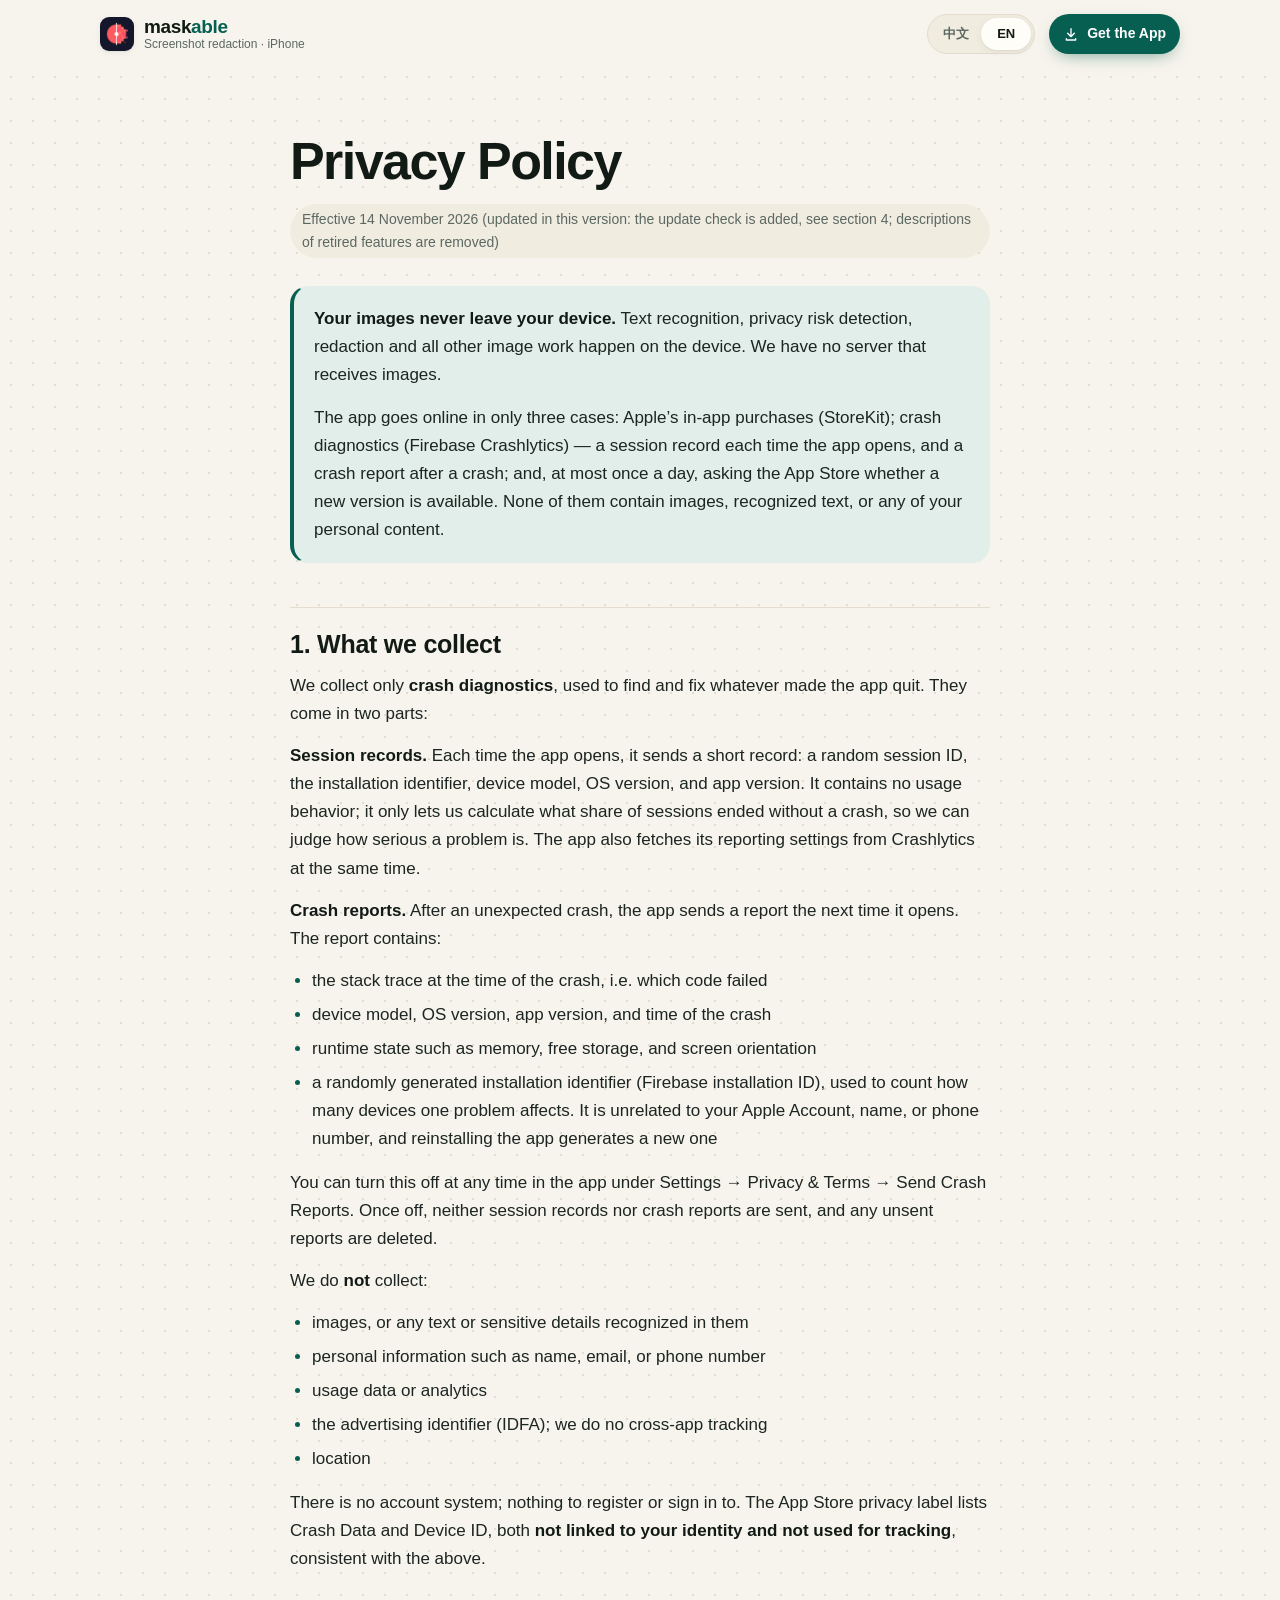
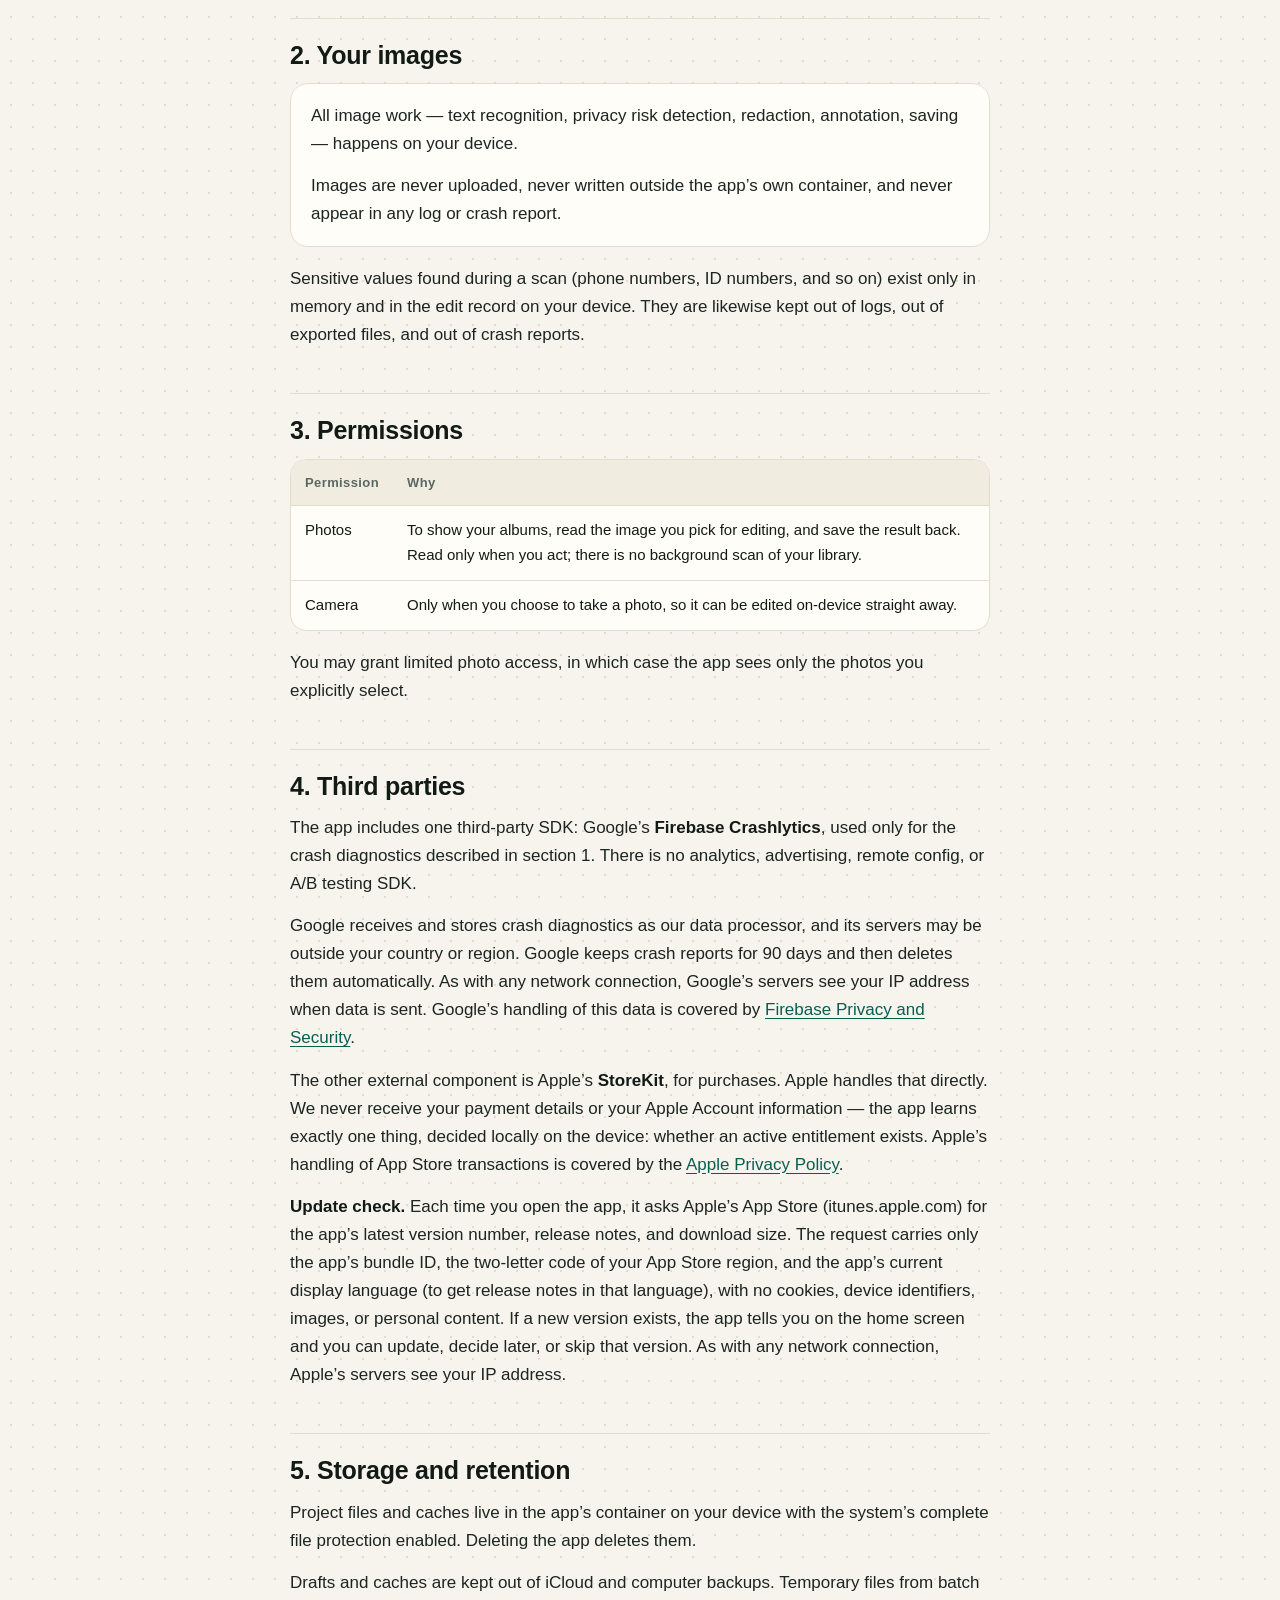
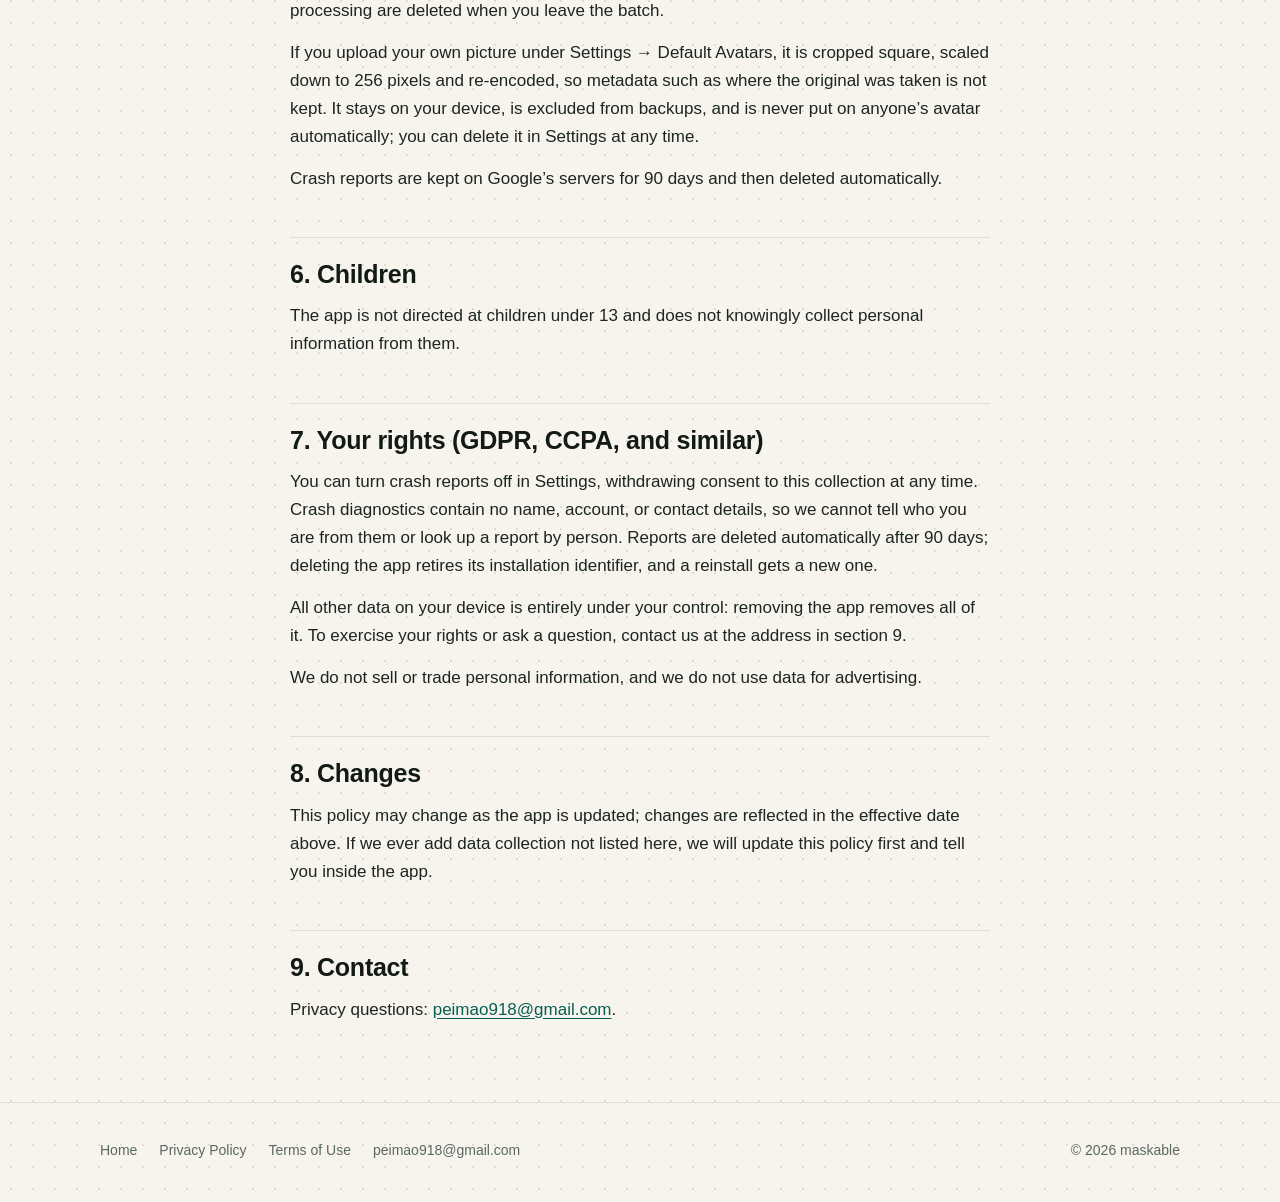
<file: privacy.html>
<!DOCTYPE html><html lang="zh-Hans" data-ui-lang="zh"> <head><meta charset="utf-8"><meta name="viewport" content="width=device-width, initial-scale=1, viewport-fit=cover"><title>隐私政策 · Privacy Policy — maskable</title><meta name="description" content="maskable 隐私政策：图片永不离开你的设备。Privacy Policy for maskable."><link rel="canonical" href="https://dama.cam/privacy.html"><!-- iOS Safari 的系统「智能 App 横幅」：系统自己画，已安装时显示「打开」 --><meta name="apple-itunes-app" content="app-id=6804118307"><meta name="theme-color" content="#f7f4ed" media="(prefers-color-scheme: light)"><meta name="theme-color" content="#101512" media="(prefers-color-scheme: dark)"><meta property="og:type" content="website"><meta property="og:title" content="隐私政策 · Privacy Policy — maskable"><meta property="og:description" content="maskable 隐私政策：图片永不离开你的设备。Privacy Policy for maskable."><meta property="og:url" content="https://dama.cam/privacy.html"><meta property="og:image" content="https://dama.cam/posters/zh-01-tap.webp"><link rel="icon" href="/app-icon.png"><link rel="apple-touch-icon" href="/app-icon.png"><!-- 首帧前定语言，避免先闪中文再跳英文。保持内联、无依赖。 --><script>(function(){const titles = {"zh":"隐私政策 · Privacy Policy — maskable","en":"Privacy Policy · 隐私政策 — maskable"};

    (function () {
      var d = document.documentElement, lang = 'en';
      d.classList.add('js');
      try {
        var saved = localStorage.getItem('maskable.lang');
        if (saved === 'zh' || saved === 'en') lang = saved;
        else throw 0;
      } catch (e) {
        var nav = (navigator.languages && navigator.languages[0]) || navigator.language || 'en';
        lang = nav.toLowerCase().indexOf('zh') === 0 ? 'zh' : 'en';
      }
      d.setAttribute('data-ui-lang', lang);
      d.lang = lang === 'zh' ? 'zh-Hans' : 'en';
      document.title = titles[lang];
      window.__maskableTitles = titles;
    })();
  })();</script><link rel="stylesheet" href="/assets/Base.CoBmE6gw.css"><style>.legal{max-width:780px;padding-top:clamp(28px,6vw,64px);padding-bottom:24px}.legal-body{animation:legal-in .5s var(--ease-out) both}@keyframes legal-in{0%{opacity:0;transform:translateY(10px)}}.legal h1{letter-spacing:-.03em;font-size:clamp(34px,5vw,52px);font-weight:850;line-height:1.1}.legal .meta{background:var(--surface-2);color:var(--muted);border-radius:999px;margin:14px 0 28px;padding:4px 12px;font-size:14px;display:inline-block}.legal h2{border-top:1px solid var(--rule);letter-spacing:-.01em;margin:44px 0 12px;padding-top:20px;font-size:clamp(21px,2.6vw,25px);font-weight:800;line-height:1.3}.legal h3{margin:26px 0 8px;font-size:18px;font-weight:750}.legal p,.legal li{color:color-mix(in srgb, var(--ink) 86%, var(--muted))}.legal p{margin:0 0 14px}.legal ul,.legal ol{margin:0 0 16px;padding-left:1.3em}.legal li{margin:6px 0}.legal li::marker{color:var(--accent)}.legal strong{color:var(--ink);font-weight:700}.legal a{overflow-wrap:anywhere}.legal .card{background:var(--surface);border:1px solid var(--rule);border-radius:18px;margin:0 0 18px;padding:18px 20px}.legal .card p:last-child,.legal .card ul:last-child{margin-bottom:0}.legal .card--lead{background:var(--accent-surface);border-color:#0000;border-left:4px solid var(--accent)}.legal .scroll-x{border:1px solid var(--rule);background:var(--surface);border-radius:16px;margin:0 0 18px;overflow-x:auto}.legal table{border-collapse:collapse;width:100%;font-size:15px}@media (width<=480px){.legal table{font-size:14px}.legal th,.legal td{padding:10px}}.legal th,.legal td{text-align:left;vertical-align:top;border-bottom:1px solid var(--rule);padding:12px 14px}.legal tr:last-child td{border-bottom:0}.legal th{letter-spacing:.03em;color:var(--muted);background:var(--surface-2);font-size:13px;font-weight:700}@media (prefers-reduced-motion:reduce){.legal-body{animation:none}}
</style></head> <body> <header class="topbar" data-topbar> <div class="container topbar-inner"> <a class="brand" href="/"> <img src="/app-icon.png" width="34" height="34" alt=""> <span class="brand-text"> <span class="wordmark">mask<span>able</span></span> <span class="brand-sub" data-lang="zh">截图隐私打码 · iPhone</span><span class="brand-sub" data-lang="en">Screenshot redaction · iPhone</span> </span> </a>  <div class="spacer"></div> <div class="langs" role="group" aria-label="Language"> <button type="button" data-set-lang="zh" aria-pressed="true">中文</button> <button type="button" data-set-lang="en" aria-pressed="false">EN</button> </div> <a class="btn btn-primary" href="https://apps.apple.com/us/app/maskable-%E5%9B%BE%E7%89%87%E8%87%AA%E5%8A%A8%E9%A9%AC%E8%B5%9B%E5%85%8B-%E6%89%93%E7%A0%81%E4%B8%8E%E9%AB%98%E7%BA%A7%E6%A0%87%E6%B3%A8%E5%B7%A5%E5%85%B7/id6804118307?itscg=30200&amp;itsct=apps_box_badge&amp;mttnsubad=6804118307"> <svg viewBox="0 0 24 24" width="16" height="16" aria-hidden="true"><path fill="currentColor" d="M12 3a1 1 0 0 1 1 1v9.59l3.3-3.3a1 1 0 1 1 1.4 1.42l-5 5a1 1 0 0 1-1.4 0l-5-5a1 1 0 1 1 1.4-1.42l3.3 3.3V4a1 1 0 0 1 1-1Zm-7 15a1 1 0 0 1 1 1v1h12v-1a1 1 0 1 1 2 0v2a1 1 0 0 1-1 1H5a1 1 0 0 1-1-1v-2a1 1 0 0 1 1-1Z"></path></svg> <span class="btn-label" data-lang="zh">下载 App</span><span class="btn-label" data-lang="en">Get the App</span> <span class="visually-hidden">App Store</span> </a> </div> </header> <main id="main">  <article class="legal container"> <div class="legal-body" data-lang="zh" lang="zh-Hans"><h1>隐私政策</h1>
  <p class="meta">生效日期：2026 年 11 月 14 日（本版更新：新增「新版本检查」，见第 4 节；删去已下线功能的说明）</p>

  <div class="card card--lead">
    <p><strong>你的图片永远不离开你的设备。</strong>文字识别、隐私风险检测、打码等所有图像处理都在本机完成，我们没有任何接收图片的服务器。</p>
    <p>应用只在三种情况下联网：Apple 的 App 内购买（StoreKit）；崩溃诊断（Firebase Crashlytics）—— 每次打开应用时发送一条会话记录，崩溃后发送崩溃报告；以及每天最多一次向 App Store 查询是否有新版本。三者都不含图片、不含识别出的文字，也不含你的任何个人内容。</p>
  </div>

  <h2>1. 我们收集什么</h2>
  <p>我们只收集<strong>崩溃诊断数据</strong>，用于找到并修复导致应用闪退的问题。它分两部分：</p>
  <p><strong>会话记录。</strong>每次打开应用时，会发送一条简短记录：随机生成的会话 ID、安装标识符、设备型号、系统版本和应用版本。它不含任何使用行为，只用来计算「多大比例的使用没有发生崩溃」，以判断问题有多严重。同时，应用会向 Crashlytics 获取一次上报设置。</p>
  <p><strong>崩溃报告。</strong>应用意外崩溃后，下次打开时会发送一份报告，内容包括：</p>
  <ul>
    <li>崩溃时的程序调用栈，即出错的是哪一段代码</li>
    <li>设备型号、系统版本、应用版本、崩溃时间</li>
    <li>崩溃时的内存、可用存储空间、屏幕方向等运行状态</li>
    <li>一个随机生成的安装标识符（Firebase 安装 ID），用来统计同一个问题影响了多少台设备。它与你的 Apple 账户、姓名、手机号都没有关系，删除应用后重新安装会生成一个新的</li>
  </ul>
  <p>你可以随时在应用的「设置 → 隐私与条款 → 发送崩溃报告」中关闭它。关闭后，会话记录与崩溃报告都不再发送，尚未发出的报告也会被删除。</p>
  <p>我们<strong>不</strong>收集：</p>
  <ul>
    <li>图片，以及从图片中识别出的任何文字或敏感信息</li>
    <li>姓名、邮箱、手机号等个人身份信息</li>
    <li>使用行为与统计分析数据</li>
    <li>广告标识符（IDFA）；我们也不做任何跨应用追踪</li>
    <li>位置信息</li>
  </ul>
  <p>应用没有账号系统，无需注册或登录。应用在 App Store 上的隐私标签声明了「崩溃数据」与「设备 ID」两项，均<strong>不与你的身份关联、不用于追踪</strong>，与上述内容一致。</p>

  <h2>2. 你的图片</h2>
  <div class="card">
    <p>所有图像处理 —— 文字识别、隐私风险检测、打码、标注、保存 —— 全部在你的设备本机完成。</p>
    <p>图片不会被上传，不会被写入应用沙盒之外的位置，也不会出现在任何日志或崩溃报告中。</p>
  </div>
  <p>识别出的敏感内容（手机号、身份证号等）只存在于内存与你设备上的编辑记录里，同样不进日志、不进导出文件、不进崩溃报告。</p>

  <h2>3. 权限说明</h2>
  <div class="scroll-x">
  <table>
    <thead><tr><th>权限</th><th>用途</th></tr></thead>
    <tbody>
      <tr><td>照片</td><td>展示你的相册、读取你选择的图片进行编辑、把结果存回相册。仅在你主动操作时读取，不做后台批量扫描。</td></tr>
      <tr><td>相机</td><td>仅在你选择「拍照」时使用，用于拍摄后立即在本机编辑。</td></tr>
    </tbody>
  </table>
  </div>
  <p>你可以选择「有限访问」，此时应用只能看到你明确授权的那些照片。</p>

  <h2>4. 第三方</h2>
  <p>应用集成了一个第三方 SDK：Google 的 <strong>Firebase Crashlytics</strong>，只用于第 1 节所说的崩溃诊断。应用中没有分析、广告、远程配置或 A/B 测试 SDK。</p>
  <p>崩溃诊断数据由 Google 作为数据处理方代为接收和存储，服务器可能位于你所在的国家或地区之外。Google 保留崩溃报告 90 天，之后自动删除。发送数据时，和任何网络连接一样，Google 的服务器会看到你的 IP 地址。Google 对这部分数据的处理适用 <a href="https://firebase.google.com/support/privacy" target="_blank" rel="noopener">Firebase 隐私与安全说明</a>。</p>
  <p>另一个外部组件是 Apple 的 <strong>StoreKit</strong>，用于处理购买。这部分由 Apple 直接处理，我们收不到你的支付信息，也收不到你的 Apple 账户信息 —— 应用只能知道「当前这台设备上的这个 Apple 账户是否持有有效权益」这一个结果，且该判断在设备本地完成。Apple 对 App Store 交易的处理适用 <a href="https://www.apple.com/legal/privacy/" target="_blank" rel="noopener">Apple 隐私政策</a>。</p>
  <p><strong>新版本检查。</strong>每次打开应用时，应用会向 Apple 的 App Store（itunes.apple.com）查询本应用的最新版本号、更新说明和安装包大小。请求只包含本应用的 Bundle ID、你的 App Store 地区的两位代码和应用当前的界面语言（用来取对应语言的更新说明），不带 Cookie，不含设备标识、图片或任何个人内容。发现新版本时，应用会在首页提示你，可以前往更新、稍后再说，或跳过这个版本。和任何网络连接一样，Apple 的服务器会看到你的 IP 地址。</p>

  <h2>5. 数据存储与保留</h2>
  <p>应用的项目文件与缓存保存在你设备的应用沙盒内，启用了系统的完整文件保护。你删除应用时，这些数据随之删除。</p>
  <p>草稿与缓存不会进入 iCloud 或电脑备份，批量处理的临时文件在退出批量时即被删除。</p>
  <p>如果你在「设置 → 默认头像」中上传了自己的图片，它会被裁成方形、缩小到 256 像素并重新编码，原图的拍摄位置等元数据不会保留。它只存于本机、不进备份，也不会被自动贴到任何人的头像上；你可以随时在设置中删除。</p>
  <p>崩溃报告在 Google 的服务器上保留 90 天后自动删除。</p>

  <h2>6. 儿童</h2>
  <p>本应用不面向 13 岁以下儿童，也不会有意收集儿童的个人信息。</p>

  <h2>7. 你的权利（GDPR / CCPA 等）</h2>
  <p>你可以在设置中关闭崩溃报告，随时撤回对这项收集的同意。崩溃诊断数据里没有你的姓名、账户或联系方式，我们无法据此认出你是谁，也无法按人查找某一份报告。报告会在 90 天后自动删除；删除应用会使安装标识符失效，重新安装后生成的是新的标识符。</p>
  <p>你设备上的其他数据完全由你控制：删除应用即全部清除。行使权利或有任何疑问，请通过第 9 节的邮箱联系我们。</p>
  <p>我们不出售、不交易任何个人信息，也不把数据用于广告。</p>

  <h2>8. 政策变更</h2>
  <p>本政策可能随应用更新而调整，变更会通过更新本页的生效日期体现。如果将来新增本政策未列出的数据收集，我们会先更新本政策并在应用内告知。</p>

  <h2>9. 联系方式</h2>
  <p>关于隐私的任何问题，请发邮件至 <a href="mailto:peimao918@gmail.com">peimao918@gmail.com</a>。</p>
</div> <div class="legal-body" data-lang="en" lang="en"><h1>Privacy Policy</h1>
  <p class="meta">Effective 14 November 2026 (updated in this version: the update check is added, see section 4; descriptions of retired features are removed)</p>

  <div class="card card--lead">
    <p><strong>Your images never leave your device.</strong> Text recognition, privacy risk detection, redaction and all other image work happen on the device. We have no server that receives images.</p>
    <p>The app goes online in only three cases: Apple’s in-app purchases (StoreKit); crash diagnostics (Firebase Crashlytics) — a session record each time the app opens, and a crash report after a crash; and, at most once a day, asking the App Store whether a new version is available. None of them contain images, recognized text, or any of your personal content.</p>
  </div>

  <h2>1. What we collect</h2>
  <p>We collect only <strong>crash diagnostics</strong>, used to find and fix whatever made the app quit. They come in two parts:</p>
  <p><strong>Session records.</strong> Each time the app opens, it sends a short record: a random session ID, the installation identifier, device model, OS version, and app version. It contains no usage behavior; it only lets us calculate what share of sessions ended without a crash, so we can judge how serious a problem is. The app also fetches its reporting settings from Crashlytics at the same time.</p>
  <p><strong>Crash reports.</strong> After an unexpected crash, the app sends a report the next time it opens. The report contains:</p>
  <ul>
    <li>the stack trace at the time of the crash, i.e. which code failed</li>
    <li>device model, OS version, app version, and time of the crash</li>
    <li>runtime state such as memory, free storage, and screen orientation</li>
    <li>a randomly generated installation identifier (Firebase installation ID), used to count how many devices one problem affects. It is unrelated to your Apple Account, name, or phone number, and reinstalling the app generates a new one</li>
  </ul>
  <p>You can turn this off at any time in the app under Settings → Privacy &amp; Terms → Send Crash Reports. Once off, neither session records nor crash reports are sent, and any unsent reports are deleted.</p>
  <p>We do <strong>not</strong> collect:</p>
  <ul>
    <li>images, or any text or sensitive details recognized in them</li>
    <li>personal information such as name, email, or phone number</li>
    <li>usage data or analytics</li>
    <li>the advertising identifier (IDFA); we do no cross-app tracking</li>
    <li>location</li>
  </ul>
  <p>There is no account system; nothing to register or sign in to. The App Store privacy label lists Crash Data and Device ID, both <strong>not linked to your identity and not used for tracking</strong>, consistent with the above.</p>

  <h2>2. Your images</h2>
  <div class="card">
    <p>All image work — text recognition, privacy risk detection, redaction, annotation, saving — happens on your device.</p>
    <p>Images are never uploaded, never written outside the app’s own container, and never appear in any log or crash report.</p>
  </div>
  <p>Sensitive values found during a scan (phone numbers, ID numbers, and so on) exist only in memory and in the edit record on your device. They are likewise kept out of logs, out of exported files, and out of crash reports.</p>

  <h2>3. Permissions</h2>
  <div class="scroll-x">
  <table>
    <thead><tr><th>Permission</th><th>Why</th></tr></thead>
    <tbody>
      <tr><td>Photos</td><td>To show your albums, read the image you pick for editing, and save the result back. Read only when you act; there is no background scan of your library.</td></tr>
      <tr><td>Camera</td><td>Only when you choose to take a photo, so it can be edited on-device straight away.</td></tr>
    </tbody>
  </table>
  </div>
  <p>You may grant limited photo access, in which case the app sees only the photos you explicitly select.</p>

  <h2>4. Third parties</h2>
  <p>The app includes one third-party SDK: Google’s <strong>Firebase Crashlytics</strong>, used only for the crash diagnostics described in section 1. There is no analytics, advertising, remote config, or A/B testing SDK.</p>
  <p>Google receives and stores crash diagnostics as our data processor, and its servers may be outside your country or region. Google keeps crash reports for 90 days and then deletes them automatically. As with any network connection, Google’s servers see your IP address when data is sent. Google’s handling of this data is covered by <a href="https://firebase.google.com/support/privacy" target="_blank" rel="noopener">Firebase Privacy and Security</a>.</p>
  <p>The other external component is Apple’s <strong>StoreKit</strong>, for purchases. Apple handles that directly. We never receive your payment details or your Apple Account information — the app learns exactly one thing, decided locally on the device: whether an active entitlement exists. Apple’s handling of App Store transactions is covered by the <a href="https://www.apple.com/legal/privacy/" target="_blank" rel="noopener">Apple Privacy Policy</a>.</p>
  <p><strong>Update check.</strong> Each time you open the app, it asks Apple’s App Store (itunes.apple.com) for the app’s latest version number, release notes, and download size. The request carries only the app’s bundle ID, the two-letter code of your App Store region, and the app’s current display language (to get release notes in that language), with no cookies, device identifiers, images, or personal content. If a new version exists, the app tells you on the home screen and you can update, decide later, or skip that version. As with any network connection, Apple’s servers see your IP address.</p>

  <h2>5. Storage and retention</h2>
  <p>Project files and caches live in the app’s container on your device with the system’s complete file protection enabled. Deleting the app deletes them.</p>
  <p>Drafts and caches are kept out of iCloud and computer backups. Temporary files from batch processing are deleted when you leave the batch.</p>
  <p>If you upload your own picture under Settings → Default Avatars, it is cropped square, scaled down to 256 pixels and re-encoded, so metadata such as where the original was taken is not kept. It stays on your device, is excluded from backups, and is never put on anyone’s avatar automatically; you can delete it in Settings at any time.</p>
  <p>Crash reports are kept on Google’s servers for 90 days and then deleted automatically.</p>

  <h2>6. Children</h2>
  <p>The app is not directed at children under 13 and does not knowingly collect personal information from them.</p>

  <h2>7. Your rights (GDPR, CCPA, and similar)</h2>
  <p>You can turn crash reports off in Settings, withdrawing consent to this collection at any time. Crash diagnostics contain no name, account, or contact details, so we cannot tell who you are from them or look up a report by person. Reports are deleted automatically after 90 days; deleting the app retires its installation identifier, and a reinstall gets a new one.</p>
  <p>All other data on your device is entirely under your control: removing the app removes all of it. To exercise your rights or ask a question, contact us at the address in section 9.</p>
  <p>We do not sell or trade personal information, and we do not use data for advertising.</p>

  <h2>8. Changes</h2>
  <p>This policy may change as the app is updated; changes are reflected in the effective date above. If we ever add data collection not listed here, we will update this policy first and tell you inside the app.</p>

  <h2>9. Contact</h2>
  <p>Privacy questions: <a href="mailto:peimao918@gmail.com">peimao918@gmail.com</a>.</p>
</div> </article>  </main> <footer class="site-footer"> <div class="container"> <nav data-lang="zh" aria-label="页脚"> <a href="/">首页</a> <a href="/privacy.html">隐私政策</a> <a href="/terms.html">使用条款</a> <a href="mailto:peimao918@gmail.com">peimao918@gmail.com</a> </nav><nav data-lang="en" aria-label="Footer"> <a href="/">Home</a> <a href="/privacy.html">Privacy Policy</a> <a href="/terms.html">Terms of Use</a> <a href="mailto:peimao918@gmail.com">peimao918@gmail.com</a> </nav> <p>© 2026 maskable</p> </div> </footer><script type="module">var e=document.documentElement;function t(t){e.setAttribute(`data-ui-lang`,t),e.lang=t===`zh`?`zh-Hans`:`en`;let n=window.__maskableTitles;n&&(document.title=n[t]),document.querySelectorAll(`[data-set-lang]`).forEach(e=>{e.setAttribute(`aria-pressed`,String(e.dataset.setLang===t))});try{localStorage.setItem(`maskable.lang`,t)}catch{}document.dispatchEvent(new CustomEvent(`maskable:lang`,{detail:t}))}document.querySelectorAll(`[data-set-lang]`).forEach(e=>{e.addEventListener(`click`,()=>t(e.dataset.setLang))}),t(e.getAttribute(`data-ui-lang`)||`zh`);var n=new IntersectionObserver(e=>{for(let t of e)if(t.isIntersecting){let e=t.target;if(e.classList.add(`is-in`),n.unobserve(e),e.hasAttribute(`data-reveal`)){let t=()=>e.removeAttribute(`data-reveal`);e.addEventListener(`transitionend`,n=>{n.target===e&&n.propertyName===`opacity`&&t()}),setTimeout(t,1600)}}},{rootMargin:`0px 0px -8% 0px`,threshold:.12});document.querySelectorAll(`[data-reveal], .marker`).forEach(e=>n.observe(e));var r=document.querySelector(`[data-topbar]`),i=document.createElement(`div`);i.style.cssText=`position:absolute;top:0;height:1px;width:1px;`,document.body.prepend(i),new IntersectionObserver(([e])=>r?.classList.toggle(`is-stuck`,!e.isIntersecting)).observe(i);</script> </body> </html>
</file>
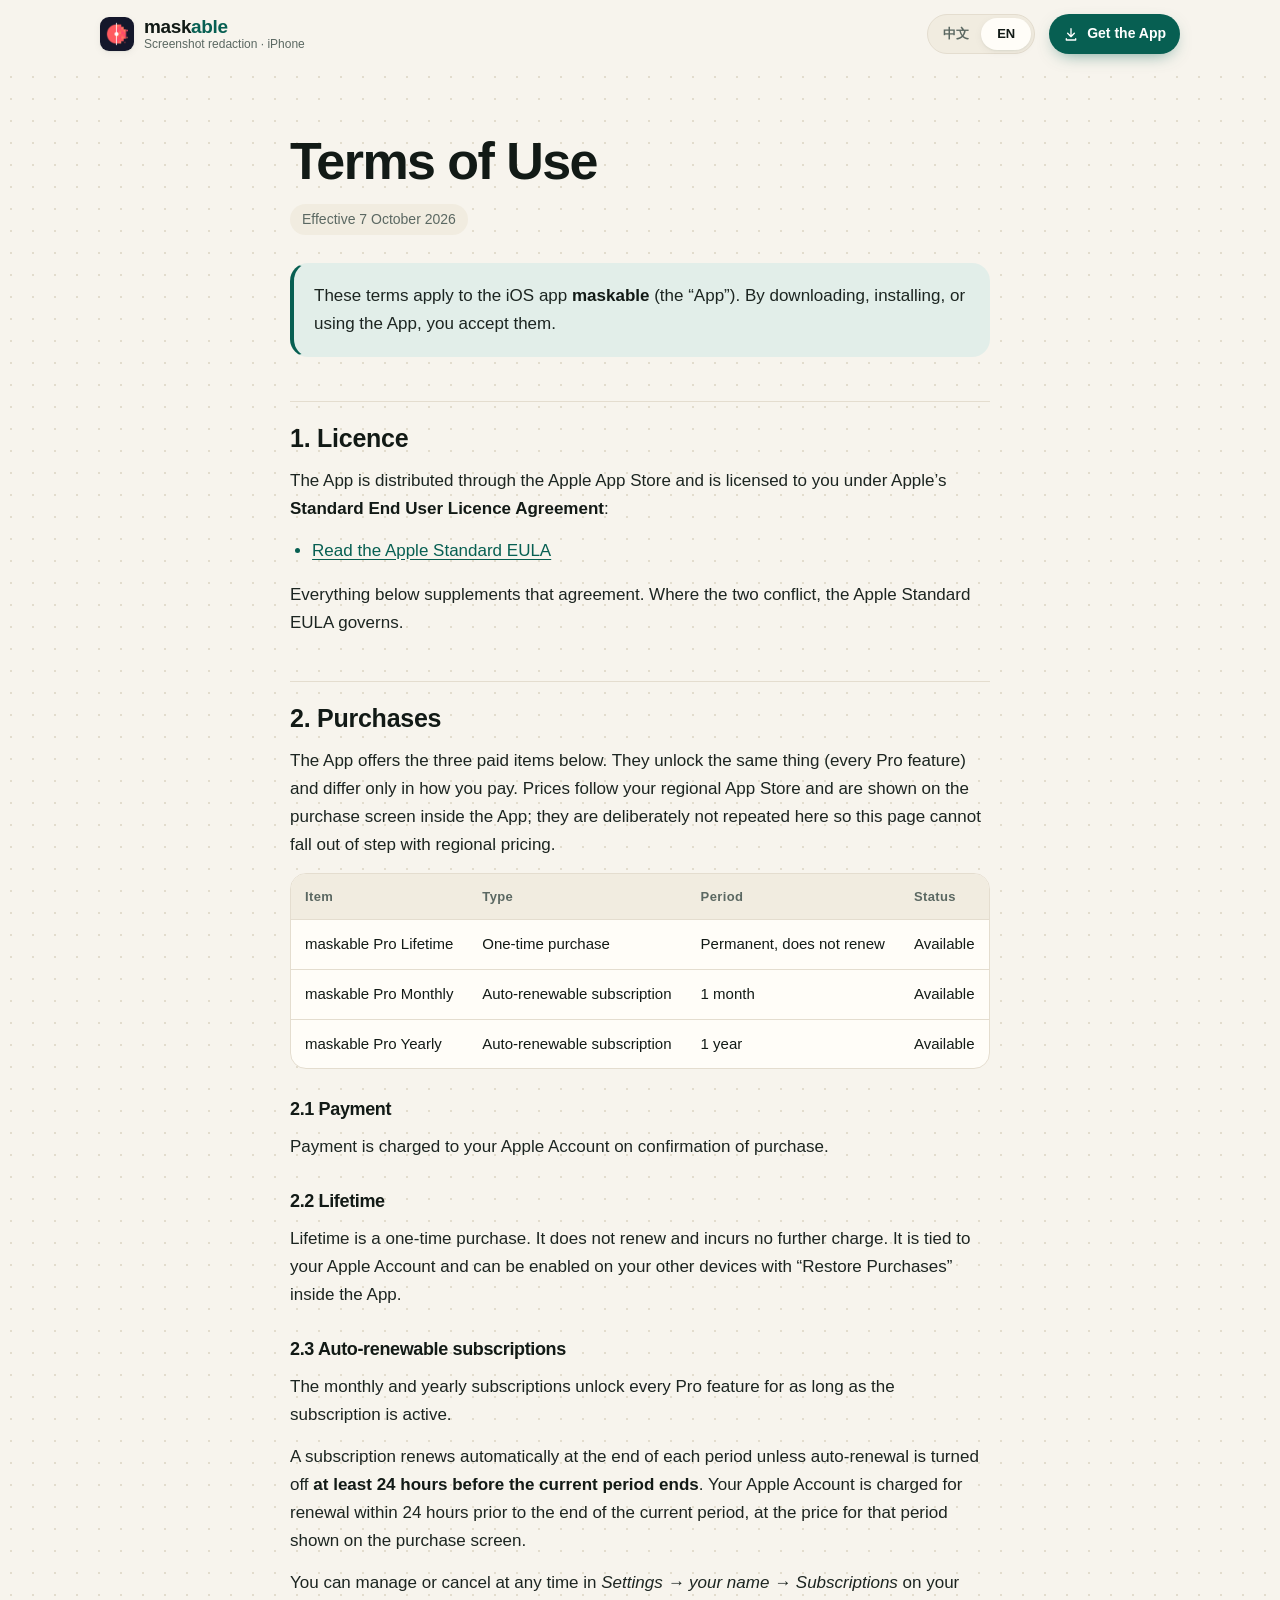
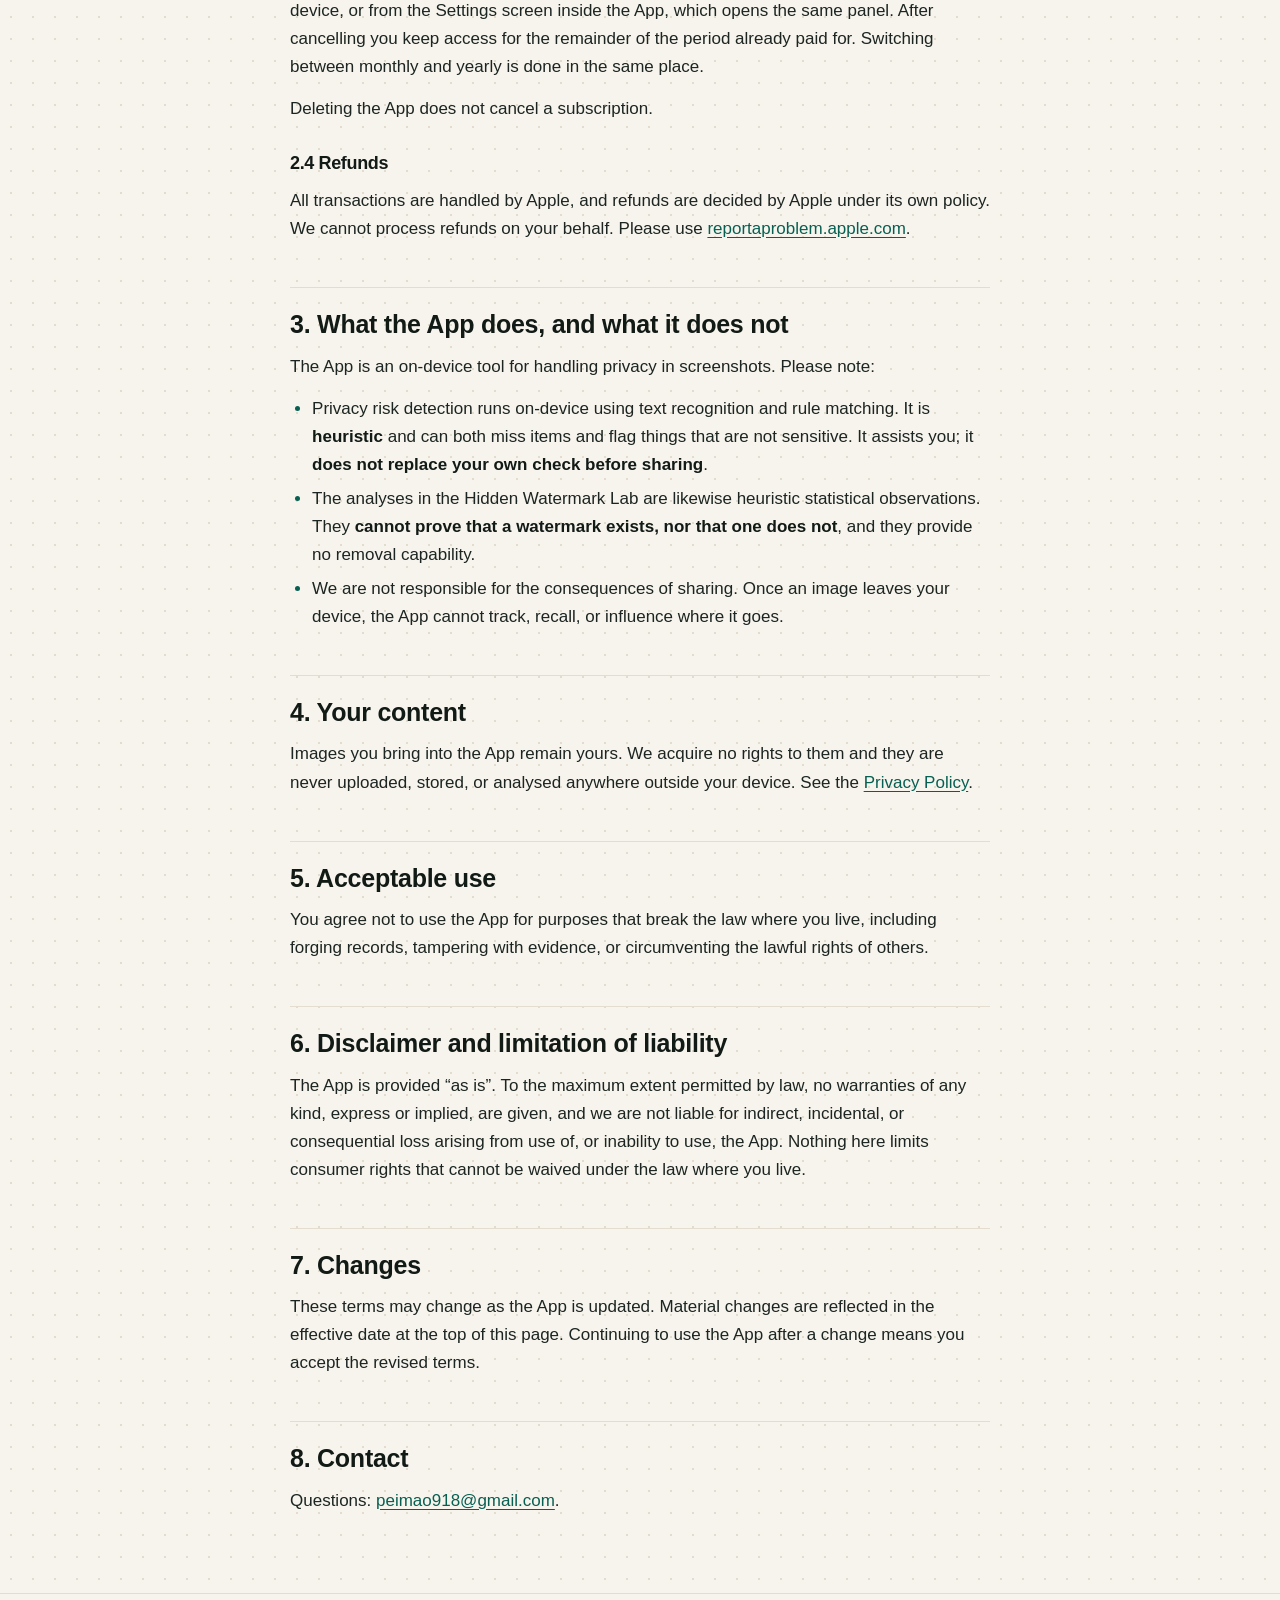
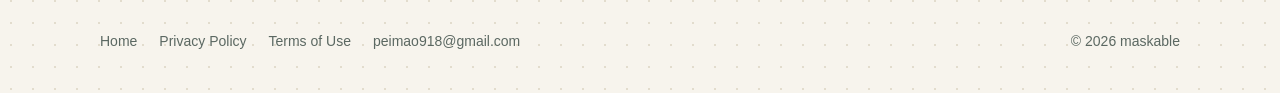
<file: terms.html>
<!DOCTYPE html><html lang="zh-Hans" data-ui-lang="zh"> <head><meta charset="utf-8"><meta name="viewport" content="width=device-width, initial-scale=1, viewport-fit=cover"><title>使用条款 · Terms of Use — maskable</title><meta name="description" content="maskable 使用条款与订阅条款。Terms of Use and subscription terms for maskable."><link rel="canonical" href="https://dama.cam/terms.html"><!-- iOS Safari 的系统「智能 App 横幅」：系统自己画，已安装时显示「打开」 --><meta name="apple-itunes-app" content="app-id=6804118307"><meta name="theme-color" content="#f7f4ed" media="(prefers-color-scheme: light)"><meta name="theme-color" content="#101512" media="(prefers-color-scheme: dark)"><meta property="og:type" content="website"><meta property="og:title" content="使用条款 · Terms of Use — maskable"><meta property="og:description" content="maskable 使用条款与订阅条款。Terms of Use and subscription terms for maskable."><meta property="og:url" content="https://dama.cam/terms.html"><meta property="og:image" content="https://dama.cam/posters/zh-01-tap.webp"><link rel="icon" href="/app-icon.png"><link rel="apple-touch-icon" href="/app-icon.png"><!-- 首帧前定语言，避免先闪中文再跳英文。保持内联、无依赖。 --><script>(function(){const titles = {"zh":"使用条款 · Terms of Use — maskable","en":"Terms of Use · 使用条款 — maskable"};

    (function () {
      var d = document.documentElement, lang = 'en';
      d.classList.add('js');
      try {
        var saved = localStorage.getItem('maskable.lang');
        if (saved === 'zh' || saved === 'en') lang = saved;
        else throw 0;
      } catch (e) {
        var nav = (navigator.languages && navigator.languages[0]) || navigator.language || 'en';
        lang = nav.toLowerCase().indexOf('zh') === 0 ? 'zh' : 'en';
      }
      d.setAttribute('data-ui-lang', lang);
      d.lang = lang === 'zh' ? 'zh-Hans' : 'en';
      document.title = titles[lang];
      window.__maskableTitles = titles;
    })();
  })();</script><link rel="stylesheet" href="/assets/Base.CoBmE6gw.css"><style>.legal{max-width:780px;padding-top:clamp(28px,6vw,64px);padding-bottom:24px}.legal-body{animation:legal-in .5s var(--ease-out) both}@keyframes legal-in{0%{opacity:0;transform:translateY(10px)}}.legal h1{letter-spacing:-.03em;font-size:clamp(34px,5vw,52px);font-weight:850;line-height:1.1}.legal .meta{background:var(--surface-2);color:var(--muted);border-radius:999px;margin:14px 0 28px;padding:4px 12px;font-size:14px;display:inline-block}.legal h2{border-top:1px solid var(--rule);letter-spacing:-.01em;margin:44px 0 12px;padding-top:20px;font-size:clamp(21px,2.6vw,25px);font-weight:800;line-height:1.3}.legal h3{margin:26px 0 8px;font-size:18px;font-weight:750}.legal p,.legal li{color:color-mix(in srgb, var(--ink) 86%, var(--muted))}.legal p{margin:0 0 14px}.legal ul,.legal ol{margin:0 0 16px;padding-left:1.3em}.legal li{margin:6px 0}.legal li::marker{color:var(--accent)}.legal strong{color:var(--ink);font-weight:700}.legal a{overflow-wrap:anywhere}.legal .card{background:var(--surface);border:1px solid var(--rule);border-radius:18px;margin:0 0 18px;padding:18px 20px}.legal .card p:last-child,.legal .card ul:last-child{margin-bottom:0}.legal .card--lead{background:var(--accent-surface);border-color:#0000;border-left:4px solid var(--accent)}.legal .scroll-x{border:1px solid var(--rule);background:var(--surface);border-radius:16px;margin:0 0 18px;overflow-x:auto}.legal table{border-collapse:collapse;width:100%;font-size:15px}@media (width<=480px){.legal table{font-size:14px}.legal th,.legal td{padding:10px}}.legal th,.legal td{text-align:left;vertical-align:top;border-bottom:1px solid var(--rule);padding:12px 14px}.legal tr:last-child td{border-bottom:0}.legal th{letter-spacing:.03em;color:var(--muted);background:var(--surface-2);font-size:13px;font-weight:700}@media (prefers-reduced-motion:reduce){.legal-body{animation:none}}
</style></head> <body> <header class="topbar" data-topbar> <div class="container topbar-inner"> <a class="brand" href="/"> <img src="/app-icon.png" width="34" height="34" alt=""> <span class="brand-text"> <span class="wordmark">mask<span>able</span></span> <span class="brand-sub" data-lang="zh">截图隐私打码 · iPhone</span><span class="brand-sub" data-lang="en">Screenshot redaction · iPhone</span> </span> </a>  <div class="spacer"></div> <div class="langs" role="group" aria-label="Language"> <button type="button" data-set-lang="zh" aria-pressed="true">中文</button> <button type="button" data-set-lang="en" aria-pressed="false">EN</button> </div> <a class="btn btn-primary" href="https://apps.apple.com/us/app/maskable-%E5%9B%BE%E7%89%87%E8%87%AA%E5%8A%A8%E9%A9%AC%E8%B5%9B%E5%85%8B-%E6%89%93%E7%A0%81%E4%B8%8E%E9%AB%98%E7%BA%A7%E6%A0%87%E6%B3%A8%E5%B7%A5%E5%85%B7/id6804118307?itscg=30200&amp;itsct=apps_box_badge&amp;mttnsubad=6804118307"> <svg viewBox="0 0 24 24" width="16" height="16" aria-hidden="true"><path fill="currentColor" d="M12 3a1 1 0 0 1 1 1v9.59l3.3-3.3a1 1 0 1 1 1.4 1.42l-5 5a1 1 0 0 1-1.4 0l-5-5a1 1 0 1 1 1.4-1.42l3.3 3.3V4a1 1 0 0 1 1-1Zm-7 15a1 1 0 0 1 1 1v1h12v-1a1 1 0 1 1 2 0v2a1 1 0 0 1-1 1H5a1 1 0 0 1-1-1v-2a1 1 0 0 1 1-1Z"></path></svg> <span class="btn-label" data-lang="zh">下载 App</span><span class="btn-label" data-lang="en">Get the App</span> <span class="visually-hidden">App Store</span> </a> </div> </header> <main id="main">  <article class="legal container"> <div class="legal-body" data-lang="zh" lang="zh-Hans"><h1>使用条款</h1>
  <p class="meta">生效日期：2026 年 10 月 7 日</p>

  <div class="card card--lead">
    <p>本条款适用于 iOS 应用 <strong>maskable</strong>（下称「本应用」）。下载、安装或使用本应用即表示你接受本条款。</p>
  </div>

  <h2>1. 许可协议</h2>
  <p>本应用通过 Apple App Store 分发，其许可条款以 Apple 的<strong>标准最终用户许可协议（Standard EULA）</strong>为准：</p>
  <ul>
    <li><a href="https://www.apple.com/legal/internet-services/itunes/dev/stdeula/" target="_blank" rel="noopener">Apple 标准最终用户许可协议全文</a></li>
  </ul>
  <p>本页其余条款是对上述协议的补充。两者冲突时，以 Apple 标准 EULA 为准。</p>

  <h2>2. 购买</h2>
  <p>本应用提供以下三个付费项目，内容相同（解锁全部 Pro 功能），区别只在计费方式。实际价格按你所在地区的 App Store 定价显示在应用内的购买界面上，本页不重复列出，以免与地区定价不一致。</p>
  <div class="scroll-x">
  <table>
    <thead><tr><th>项目</th><th>类型</th><th>周期</th><th>状态</th></tr></thead>
    <tbody>
      <tr><td>maskable Pro 终身</td><td>一次性购买</td><td>永久，不续订</td><td>在售</td></tr>
      <tr><td>maskable Pro 月度</td><td>自动续订订阅</td><td>1 个月</td><td>在售</td></tr>
      <tr><td>maskable Pro 年度</td><td>自动续订订阅</td><td>1 年</td><td>在售</td></tr>
    </tbody>
  </table>
  </div>

  <h3>2.1 付款</h3>
  <p>确认购买后，费用由你的 Apple 账户支付。</p>

  <h3>2.2 终身版</h3>
  <p>终身版是一次性购买，不会续订，也不会产生后续费用。它与你的 Apple 账户绑定，可通过应用内的「恢复购买」在你的其他设备上启用。</p>

  <h3>2.3 自动续订订阅</h3>
  <p>月度与年度订阅在订阅有效期间解锁全部 Pro 功能。</p>
  <p>订阅会在每个周期结束时自动续订，除非你在<strong>当前周期结束前至少 24 小时</strong>关闭自动续订。续订费用会在当前周期结束前 24 小时内从你的 Apple 账户扣除，金额为购买界面所示的该周期价格。</p>
  <p>你可以随时在设备的「设置 → 你的姓名 → 订阅」中管理或取消订阅，也可以在本应用的「设置」页进入同一界面。取消后，当前已付费周期内仍可继续使用，到期后不再续订。月度与年度之间的切换同样在该界面完成。</p>
  <p>删除应用不会自动取消订阅。</p>

  <h3>2.4 退款</h3>
  <p>所有交易由 Apple 处理，退款同样由 Apple 依其政策裁定，本应用无法代为受理或退款。请通过 <a href="https://reportaproblem.apple.com" target="_blank" rel="noopener">reportaproblem.apple.com</a> 提交。</p>

  <h2>3. 功能说明与免责</h2>
  <p>本应用是一款在设备本机运行的截图隐私处理工具。请注意以下事实性说明：</p>
  <ul>
    <li>隐私风险识别基于本机的文字识别与规则匹配，属于<strong>启发式判断</strong>，可能漏报也可能误报。它是辅助工具，<strong>不能替代你在分享前自行检查</strong>。</li>
    <li>「隐形水印实验室」中的各项分析同样是启发式的统计观察，<strong>既不能证明水印存在，也不能证明其不存在</strong>，并且不提供任何移除能力。</li>
    <li>对分享后果不承担责任：一旦图片离开你的设备，本应用无法追踪、召回或影响它的传播。</li>
  </ul>

  <h2>4. 你的内容</h2>
  <p>你导入本应用的图片始终属于你。本应用不获取其中任何内容的权利，也不会上传、保存或分析到你的设备之外。详见<a href="privacy.html">隐私政策</a>。</p>

  <h2>5. 合理使用</h2>
  <p>你同意不将本应用用于违反所在地法律的用途，包括但不限于伪造凭证、篡改证据、规避他人合法权利。</p>

  <h2>6. 免责声明与责任限制</h2>
  <p>本应用按「现状」提供，在适用法律允许的最大范围内，不提供任何明示或默示的担保。在适用法律允许的最大范围内，因使用或无法使用本应用而产生的任何间接、附带或后果性损失，我们不承担责任。上述限制不影响你在所在地法律下享有的、不可放弃的消费者权利。</p>

  <h2>7. 条款变更</h2>
  <p>本条款可能随应用更新而调整。重大变更会通过更新本页的生效日期体现。变更后继续使用本应用即视为接受新条款。</p>

  <h2>8. 联系方式</h2>
  <p>有任何疑问请发邮件至 <a href="mailto:peimao918@gmail.com">peimao918@gmail.com</a>。</p>
</div> <div class="legal-body" data-lang="en" lang="en"><h1>Terms of Use</h1>
  <p class="meta">Effective 7 October 2026</p>

  <div class="card card--lead">
    <p>These terms apply to the iOS app <strong>maskable</strong> (the “App”). By downloading, installing, or using the App, you accept them.</p>
  </div>

  <h2>1. Licence</h2>
  <p>The App is distributed through the Apple App Store and is licensed to you under Apple’s <strong>Standard End User Licence Agreement</strong>:</p>
  <ul>
    <li><a href="https://www.apple.com/legal/internet-services/itunes/dev/stdeula/" target="_blank" rel="noopener">Read the Apple Standard EULA</a></li>
  </ul>
  <p>Everything below supplements that agreement. Where the two conflict, the Apple Standard EULA governs.</p>

  <h2>2. Purchases</h2>
  <p>The App offers the three paid items below. They unlock the same thing (every Pro feature) and differ only in how you pay. Prices follow your regional App Store and are shown on the purchase screen inside the App; they are deliberately not repeated here so this page cannot fall out of step with regional pricing.</p>
  <div class="scroll-x">
  <table>
    <thead><tr><th>Item</th><th>Type</th><th>Period</th><th>Status</th></tr></thead>
    <tbody>
      <tr><td>maskable Pro Lifetime</td><td>One-time purchase</td><td>Permanent, does not renew</td><td>Available</td></tr>
      <tr><td>maskable Pro Monthly</td><td>Auto-renewable subscription</td><td>1 month</td><td>Available</td></tr>
      <tr><td>maskable Pro Yearly</td><td>Auto-renewable subscription</td><td>1 year</td><td>Available</td></tr>
    </tbody>
  </table>
  </div>

  <h3>2.1 Payment</h3>
  <p>Payment is charged to your Apple Account on confirmation of purchase.</p>

  <h3>2.2 Lifetime</h3>
  <p>Lifetime is a one-time purchase. It does not renew and incurs no further charge. It is tied to your Apple Account and can be enabled on your other devices with “Restore Purchases” inside the App.</p>

  <h3>2.3 Auto-renewable subscriptions</h3>
  <p>The monthly and yearly subscriptions unlock every Pro feature for as long as the subscription is active.</p>
  <p>A subscription renews automatically at the end of each period unless auto-renewal is turned off <strong>at least 24 hours before the current period ends</strong>. Your Apple Account is charged for renewal within 24 hours prior to the end of the current period, at the price for that period shown on the purchase screen.</p>
  <p>You can manage or cancel at any time in <em>Settings → your name → Subscriptions</em> on your device, or from the Settings screen inside the App, which opens the same panel. After cancelling you keep access for the remainder of the period already paid for. Switching between monthly and yearly is done in the same place.</p>
  <p>Deleting the App does not cancel a subscription.</p>

  <h3>2.4 Refunds</h3>
  <p>All transactions are handled by Apple, and refunds are decided by Apple under its own policy. We cannot process refunds on your behalf. Please use <a href="https://reportaproblem.apple.com" target="_blank" rel="noopener">reportaproblem.apple.com</a>.</p>

  <h2>3. What the App does, and what it does not</h2>
  <p>The App is an on-device tool for handling privacy in screenshots. Please note:</p>
  <ul>
    <li>Privacy risk detection runs on-device using text recognition and rule matching. It is <strong>heuristic</strong> and can both miss items and flag things that are not sensitive. It assists you; it <strong>does not replace your own check before sharing</strong>.</li>
    <li>The analyses in the Hidden Watermark Lab are likewise heuristic statistical observations. They <strong>cannot prove that a watermark exists, nor that one does not</strong>, and they provide no removal capability.</li>
    <li>We are not responsible for the consequences of sharing. Once an image leaves your device, the App cannot track, recall, or influence where it goes.</li>
  </ul>

  <h2>4. Your content</h2>
  <p>Images you bring into the App remain yours. We acquire no rights to them and they are never uploaded, stored, or analysed anywhere outside your device. See the <a href="privacy.html">Privacy Policy</a>.</p>

  <h2>5. Acceptable use</h2>
  <p>You agree not to use the App for purposes that break the law where you live, including forging records, tampering with evidence, or circumventing the lawful rights of others.</p>

  <h2>6. Disclaimer and limitation of liability</h2>
  <p>The App is provided “as is”. To the maximum extent permitted by law, no warranties of any kind, express or implied, are given, and we are not liable for indirect, incidental, or consequential loss arising from use of, or inability to use, the App. Nothing here limits consumer rights that cannot be waived under the law where you live.</p>

  <h2>7. Changes</h2>
  <p>These terms may change as the App is updated. Material changes are reflected in the effective date at the top of this page. Continuing to use the App after a change means you accept the revised terms.</p>

  <h2>8. Contact</h2>
  <p>Questions: <a href="mailto:peimao918@gmail.com">peimao918@gmail.com</a>.</p>
</div> </article>  </main> <footer class="site-footer"> <div class="container"> <nav data-lang="zh" aria-label="页脚"> <a href="/">首页</a> <a href="/privacy.html">隐私政策</a> <a href="/terms.html">使用条款</a> <a href="mailto:peimao918@gmail.com">peimao918@gmail.com</a> </nav><nav data-lang="en" aria-label="Footer"> <a href="/">Home</a> <a href="/privacy.html">Privacy Policy</a> <a href="/terms.html">Terms of Use</a> <a href="mailto:peimao918@gmail.com">peimao918@gmail.com</a> </nav> <p>© 2026 maskable</p> </div> </footer><script type="module">var e=document.documentElement;function t(t){e.setAttribute(`data-ui-lang`,t),e.lang=t===`zh`?`zh-Hans`:`en`;let n=window.__maskableTitles;n&&(document.title=n[t]),document.querySelectorAll(`[data-set-lang]`).forEach(e=>{e.setAttribute(`aria-pressed`,String(e.dataset.setLang===t))});try{localStorage.setItem(`maskable.lang`,t)}catch{}document.dispatchEvent(new CustomEvent(`maskable:lang`,{detail:t}))}document.querySelectorAll(`[data-set-lang]`).forEach(e=>{e.addEventListener(`click`,()=>t(e.dataset.setLang))}),t(e.getAttribute(`data-ui-lang`)||`zh`);var n=new IntersectionObserver(e=>{for(let t of e)if(t.isIntersecting){let e=t.target;if(e.classList.add(`is-in`),n.unobserve(e),e.hasAttribute(`data-reveal`)){let t=()=>e.removeAttribute(`data-reveal`);e.addEventListener(`transitionend`,n=>{n.target===e&&n.propertyName===`opacity`&&t()}),setTimeout(t,1600)}}},{rootMargin:`0px 0px -8% 0px`,threshold:.12});document.querySelectorAll(`[data-reveal], .marker`).forEach(e=>n.observe(e));var r=document.querySelector(`[data-topbar]`),i=document.createElement(`div`);i.style.cssText=`position:absolute;top:0;height:1px;width:1px;`,document.body.prepend(i),new IntersectionObserver(([e])=>r?.classList.toggle(`is-stuck`,!e.isIntersecting)).observe(i);</script> </body> </html>
</file>
<file: assets/Base.CoBmE6gw.css>
:root{--canvas:#f7f4ed;--surface:#fffdf8;--surface-2:#f1ece0;--ink:#121a16;--muted:#5b6862;--rule:#e4ddcf;--accent:#075f52;--accent-fg:#fff;--accent-surface:#e2eee9;--marker:#f6d23c;--marker-soft:#fbe7a1;--dot:#e2dccd;--band:#075f52;--band-fg:#fff;--band-muted:#b7d3ca;--risk-high:#c42b1c;--risk-medium:#9a5b00;--risk-low:#15743e;--risk-special:#7a3dbf;--shadow-sm:0 1px 2px #141e1a0f, 0 2px 8px #141e1a0d;--shadow-lg:0 30px 80px -20px #14282047, 0 12px 24px -12px #1428202e;--ease-out:cubic-bezier(.23, 1, .32, 1);--ease-in-out:cubic-bezier(.77, 0, .175, 1);--ease-drawer:cubic-bezier(.32, .72, 0, 1);--radius:22px;--gutter:clamp(18px, 4vw, 40px);--max:1160px;--font-sans:-apple-system, BlinkMacSystemFont, "SF Pro Text", "PingFang SC", "Hiragino Sans GB", "Microsoft YaHei", "Segoe UI", Roboto, Helvetica, Arial, sans-serif;--font-display:ui-rounded, "SF Pro Rounded", -apple-system, BlinkMacSystemFont, "PingFang SC", "Hiragino Sans GB", "Microsoft YaHei", "Segoe UI", Roboto, sans-serif;--font-mono:ui-monospace, "SF Mono", Menlo, Consolas, monospace;color-scheme:light dark}@media (prefers-color-scheme:dark){:root{--canvas:#101512;--surface:#181e1a;--surface-2:#1f2721;--ink:#eef3ef;--muted:#9aa8a1;--rule:#29322c;--accent:#38d6a4;--accent-fg:#06261d;--accent-surface:#1d2a24;--marker:#e9c533;--marker-soft:#4f4413;--dot:#212923;--band:#0c2e26;--band-fg:#eef3ef;--band-muted:#9fc2b6;--risk-high:#ff6b5a;--risk-medium:#f0a93a;--risk-low:#35c77a;--risk-special:#b389f5;--shadow-sm:0 1px 2px #0000004d;--shadow-lg:0 30px 80px -20px #0009, 0 12px 24px -12px #00000080}}*,:before,:after{box-sizing:border-box}html{-webkit-text-size-adjust:100%;scroll-behavior:smooth;scroll-padding-top:84px}body{background-color:var(--canvas);background-image:radial-gradient(var(--dot) 1.1px, transparent 1.2px);color:var(--ink);font:400 17px/1.65 var(--font-sans);-webkit-font-smoothing:antialiased;text-rendering:optimizelegibility;background-size:22px 22px;margin:0;overflow-x:clip}img,svg{max-width:100%;display:block}a{color:var(--accent);text-underline-offset:3px}button{font:inherit;color:inherit}::selection{background:var(--marker);color:#121a16}:focus-visible{outline:3px solid var(--accent);outline-offset:3px;border-radius:8px}.container{width:100%;max-width:var(--max);padding:0 var(--gutter);margin:0 auto}.visually-hidden{clip:rect(0 0 0 0);white-space:nowrap;width:1px;height:1px;overflow:hidden;position:absolute!important}html[data-ui-lang=zh] [data-lang=en],html[data-ui-lang=en] [data-lang=zh]{display:none!important}.topbar{z-index:50;background:color-mix(in srgb, var(--canvas) 100%, transparent);border-bottom:1px solid #0000;transition:border-color .2s,box-shadow .2s;position:relative}@media (width>=820px){.topbar{position:sticky;top:0}.topbar.is-stuck{border-bottom-color:var(--rule);box-shadow:0 6px 24px -18px #0006}}.topbar-inner{align-items:center;gap:14px;height:68px;display:flex}.brand{color:var(--ink);align-items:center;gap:10px;min-width:0;text-decoration:none;display:flex}.brand img{width:34px;height:34px;box-shadow:var(--shadow-sm);border-radius:9px}.brand-text{flex-direction:column;min-width:0;line-height:1.15;display:flex}.wordmark{font:800 19px/1.1 var(--font-display);letter-spacing:-.02em}.wordmark span{color:var(--accent)}.brand-sub{color:var(--muted);white-space:nowrap;text-overflow:ellipsis;font-size:12px;overflow:hidden}.topnav{gap:4px;margin-left:18px;display:none}.topnav a{color:var(--muted);border-radius:999px;padding:8px 12px;font-size:15px;font-weight:500;text-decoration:none;transition:color .16s,background-color .16s;position:relative}@media (hover:hover) and (pointer:fine){.topnav a:hover{color:var(--ink);background:var(--surface-2)}}@media (width>=980px){.topnav{display:flex}}.spacer{flex:1}.langs{background:var(--surface-2);border:1px solid var(--rule);border-radius:999px;flex-shrink:0;grid-auto-columns:1fr;grid-auto-flow:column;padding:3px;display:grid;position:relative}.langs:before{content:"";background:var(--surface);width:calc(50% - 3px);box-shadow:var(--shadow-sm);transition:transform .26s var(--ease-out);border-radius:999px;position:absolute;top:3px;bottom:3px;left:3px}html[data-ui-lang=en] .langs:before{transform:translate(100%)}.langs button{color:var(--muted);cursor:pointer;background:0 0;border:0;border-radius:999px;padding:5px 12px;font-size:13px;font-weight:600;transition:color .2s;position:relative}.langs button[aria-pressed=true]{color:var(--ink)}.btn{white-space:nowrap;cursor:pointer;transition:transform .16s var(--ease-out), background-color .2s ease, box-shadow .2s ease;-webkit-tap-highlight-color:transparent;border:0;border-radius:999px;justify-content:center;align-items:center;gap:8px;padding:10px 18px;font-size:15px;font-weight:650;text-decoration:none;display:inline-flex}.btn:active{transform:scale(.97)}.btn-primary{background:var(--accent);color:var(--accent-fg);box-shadow:0 6px 18px -8px color-mix(in srgb, var(--accent) 70%, transparent)}.btn-ghost{background:var(--surface);color:var(--ink);border:1px solid var(--rule)}@media (hover:hover) and (pointer:fine){.btn-primary:hover{background:color-mix(in srgb, var(--accent) 88%, var(--ink))}.btn-ghost:hover{background:var(--surface-2)}}.topbar .btn{padding:8px 14px;font-size:14px}@media (width<=420px){.topbar .btn .btn-label{display:none}.topbar .btn{padding:9px}.brand-sub{display:none}}.store-badge{transition:transform .16s var(--ease-out);border-radius:10px;display:inline-block}.store-badge:active{transform:scale(.97)}.store-badge img{width:auto;height:52px}@media (prefers-color-scheme:dark){.store-badge img{border-radius:10px;outline:1px solid #5f6b65}}.eyebrow{letter-spacing:.08em;text-transform:uppercase;color:var(--accent);align-items:center;gap:8px;margin:0 0 14px;font-size:13px;font-weight:700;display:inline-flex}.eyebrow:before{content:"";background:currentColor;border-radius:2px;width:18px;height:2px}h1,h2,h3{font-family:var(--font-display);letter-spacing:-.02em;margin:0}h2{font-size:clamp(30px,4.4vw,48px);font-weight:800;line-height:1.12}.section-dek{max-width:40em;color:var(--muted);margin:16px 0 0;font-size:clamp(16px,1.6vw,18px)}.marker{background:linear-gradient(var(--marker-soft), var(--marker-soft)) no-repeat 0 88% / 0% .42em;color:inherit;transition:background-size .9s var(--ease-out) .25s;-webkit-box-decoration-break:clone;box-decoration-break:clone;padding:0 .06em}.is-in .marker,.marker.is-in,html:not(.js) .marker{background-size:100% .42em}html.js [data-reveal]{opacity:0;transition:opacity .7s var(--ease-out), transform .7s var(--ease-out);transition-delay:var(--d,0s);transform:translateY(18px)}html.js [data-reveal].is-in{opacity:1;transform:none}.site-footer{padding:36px 0 calc(40px + env(safe-area-inset-bottom));border-top:1px solid var(--rule);color:var(--muted);margin-top:40px;font-size:14px}.site-footer .container{flex-wrap:wrap;justify-content:space-between;align-items:center;gap:14px 28px;display:flex}.site-footer nav{flex-wrap:wrap;gap:8px 22px;display:flex}.site-footer a{color:var(--muted);text-decoration:none}.site-footer a:hover{color:var(--ink);text-decoration:underline}.site-footer p{margin:0}@media (prefers-reduced-motion:reduce){html{scroll-behavior:auto}html.js [data-reveal]{transition:opacity .3s;transform:none}.marker,.langs:before{transition:none}}
</file>
